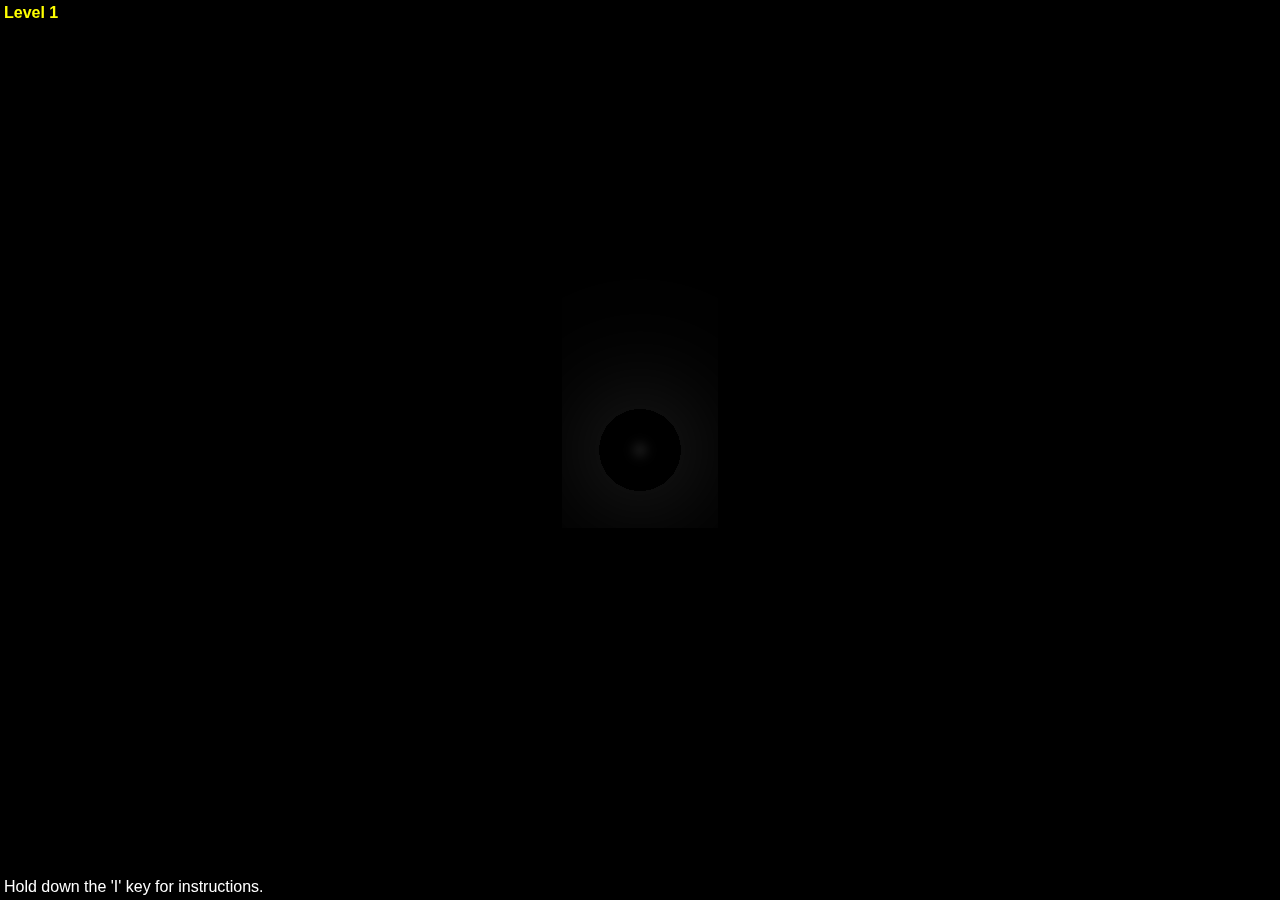
<file: games/Astray/index.html>
<html>

    <head>
    
        <script src='Box2dWeb.min.js'></script>
        <script src="Three.js"></script>
        <script src="keyboard.js"></script>
        <script src="jquery.js"></script>
        <script src="maze.js"></script>

        <script>

            var camera         = undefined, 
                scene          = undefined, 
                renderer       = undefined, 
                light          = undefined,
                mouseX         = undefined, 
                mouseY         = undefined,
                maze           = undefined, 
                mazeMesh       = undefined,
                mazeDimension  = 11,
                planeMesh      = undefined,
                ballMesh       = undefined,
                ballRadius     = 0.25,
                keyAxis        = [0, 0],
                ironTexture    = THREE.ImageUtils.loadTexture('https://splatbot.000webhostapp.com/assets/ball.png'),
                planeTexture   = THREE.ImageUtils.loadTexture('https://splatbot.000webhostapp.com/assets/concrete.png'),
                brickTexture   = THREE.ImageUtils.loadTexture('https://splatbot.000webhostapp.com/assets/brick.png'),
                gameState      = undefined,

            // Box2D shortcuts
                b2World        = Box2D.Dynamics.b2World,
                b2FixtureDef   = Box2D.Dynamics.b2FixtureDef,
                b2BodyDef      = Box2D.Dynamics.b2BodyDef,
                b2Body		   = Box2D.Dynamics.b2Body,
                b2CircleShape  = Box2D.Collision.Shapes.b2CircleShape,
                b2PolygonShape = Box2D.Collision.Shapes.b2PolygonShape,
                b2Settings     = Box2D.Common.b2Settings,
                b2Vec2         = Box2D.Common.Math.b2Vec2,

            // Box2D world variables 
                wWorld         = undefined,
                wBall          = undefined;

            
            function createPhysicsWorld() {
                // Create the world object.
                wWorld = new b2World(new b2Vec2(0, 0), true);

                // Create the ball.
                var bodyDef = new b2BodyDef();
                bodyDef.type = b2Body.b2_dynamicBody;
                bodyDef.position.Set(1, 1);
                wBall = wWorld.CreateBody(bodyDef);
                var fixDef = new b2FixtureDef();
                fixDef.density = 1.0;
                fixDef.friction = 0.0;
                fixDef.restitution = 0.25;
                fixDef.shape = new b2CircleShape(ballRadius);
                wBall.CreateFixture(fixDef);

                // Create the maze.
                bodyDef.type = b2Body.b2_staticBody;
                fixDef.shape = new b2PolygonShape();
                fixDef.shape.SetAsBox(0.5, 0.5);
                for (var i = 0; i < maze.dimension; i++) {
                    for (var j = 0; j < maze.dimension; j++) {
                        if (maze[i][j]) {
                            bodyDef.position.x = i;
                            bodyDef.position.y = j;
                            wWorld.CreateBody(bodyDef).CreateFixture(fixDef);
                        }
                    }
                }
            }
            
            
            function generate_maze_mesh(field) {
                var dummy = new THREE.Geometry();
                for (var i = 0; i < field.dimension; i++) {
                    for (var j = 0; j < field.dimension; j++) {
                        if (field[i][j]) {
                            var geometry = new THREE.CubeGeometry(1,1,1,1,1,1);
                            var mesh_ij = new THREE.Mesh(geometry);
                            mesh_ij.position.x = i;
                            mesh_ij.position.y = j;
                            mesh_ij.position.z = 0.5;
                            THREE.GeometryUtils.merge(dummy, mesh_ij);
                        }
                    }
                }
                var material = new THREE.MeshPhongMaterial({map: brickTexture});
                var mesh = new THREE.Mesh(dummy, material)
                return mesh;
            }


            function createRenderWorld() {

                // Create the scene object.
                scene = new THREE.Scene();

                // Add the light.
                light= new THREE.PointLight(0xffffff, 1);
                light.position.set(1, 1, 1.3);
                scene.add(light);
                
                // Add the ball.
                g = new THREE.SphereGeometry(ballRadius, 32, 16);
                m = new THREE.MeshPhongMaterial({map:ironTexture});
                ballMesh = new THREE.Mesh(g, m);
                ballMesh.position.set(1, 1, ballRadius);
                scene.add(ballMesh);

                // Add the camera.
                var aspect = window.innerWidth/window.innerHeight;
                camera = new THREE.PerspectiveCamera(60, aspect, 1, 1000);
                camera.position.set(1, 1, 5);
                scene.add(camera);

                // Add the maze.
                mazeMesh = generate_maze_mesh(maze);
                scene.add(mazeMesh);

                // Add the ground.
                g = new THREE.PlaneGeometry(mazeDimension*10, mazeDimension*10, mazeDimension, mazeDimension);
                planeTexture.wrapS = planeTexture.wrapT = THREE.RepeatWrapping;
                planeTexture.repeat.set(mazeDimension*5, mazeDimension*5);
                m = new THREE.MeshPhongMaterial({map:planeTexture});
                planeMesh = new THREE.Mesh(g, m);
                planeMesh.position.set((mazeDimension-1)/2, (mazeDimension-1)/2, 0);
                planeMesh.rotation.set(Math.PI/2, 0, 0);
                scene.add(planeMesh);                

            }


            function updatePhysicsWorld() {

                // Apply "friction". 
                var lv = wBall.GetLinearVelocity();
                lv.Multiply(0.95);
                wBall.SetLinearVelocity(lv);
                
                // Apply user-directed force.
                var f = new b2Vec2(keyAxis[0]*wBall.GetMass()*0.25, keyAxis[1]*wBall.GetMass()*0.25);
                wBall.ApplyImpulse(f, wBall.GetPosition());          
                keyAxis = [0,0];

                // Take a time step.
                wWorld.Step(1/60, 8, 3);
            }
            

            function updateRenderWorld() {

                // Update ball position.
                var stepX = wBall.GetPosition().x - ballMesh.position.x;
                var stepY = wBall.GetPosition().y - ballMesh.position.y;
                ballMesh.position.x += stepX;
                ballMesh.position.y += stepY;

                // Update ball rotation.
                var tempMat = new THREE.Matrix4();
                tempMat.makeRotationAxis(new THREE.Vector3(0,1,0), stepX/ballRadius);
                tempMat.multiplySelf(ballMesh.matrix);
                ballMesh.matrix = tempMat;
                tempMat = new THREE.Matrix4();
                tempMat.makeRotationAxis(new THREE.Vector3(1,0,0), -stepY/ballRadius);
                tempMat.multiplySelf(ballMesh.matrix);
                ballMesh.matrix = tempMat;
                ballMesh.rotation.getRotationFromMatrix(ballMesh.matrix);
                
                // Update camera and light positions.
                camera.position.x += (ballMesh.position.x - camera.position.x) * 0.1;
                camera.position.y += (ballMesh.position.y - camera.position.y) * 0.1;
                camera.position.z += (5 - camera.position.z) * 0.1;
                light.position.x = camera.position.x;
                light.position.y = camera.position.y;
                light.position.z = camera.position.z - 3.7;
            }


            function gameLoop() {
            
                switch(gameState) {
                
                    case 'initialize':
                        maze = generateSquareMaze(mazeDimension);
                        maze[mazeDimension-1][mazeDimension-2] = false;
                        createPhysicsWorld();
                        createRenderWorld();
                        camera.position.set(1, 1, 5);
                        light.position.set(1, 1, 1.3);
                        light.intensity = 0;
                        var level = Math.floor((mazeDimension-1)/2 - 4);
                        $('#level').html('Level ' + level);
                        gameState = 'fade in';
                        break;
                        
                    case 'fade in':
                        light.intensity += 0.1 * (1.0 - light.intensity);
                        renderer.render(scene, camera);
                        if (Math.abs(light.intensity - 1.0) < 0.05) {
                            light.intensity = 1.0;
                            gameState = 'play'
                        }
                        break;

                    case 'play':
                        updatePhysicsWorld();
                        updateRenderWorld();
                        renderer.render(scene, camera);

                        // Check for victory.
                        var mazeX = Math.floor(ballMesh.position.x + 0.5);
                        var mazeY = Math.floor(ballMesh.position.y + 0.5);
                        if (mazeX == mazeDimension && mazeY == mazeDimension - 2) { 
                            mazeDimension += 2;
                            gameState = 'fade out';
                        }
                        break;
                
                    case 'fade out':
                        updatePhysicsWorld();
                        updateRenderWorld();
                        light.intensity += 0.1 * (0.0 - light.intensity);
                        renderer.render(scene, camera);
                        if (Math.abs(light.intensity - 0.0) < 0.1) {
                            light.intensity = 0.0;
                            renderer.render(scene, camera);
                            gameState = 'initialize'
                        }
                        break;
                        
                }
            
                requestAnimationFrame(gameLoop);

            }


            function onResize() {
                renderer.setSize(window.innerWidth, window.innerHeight);
                camera.aspect = window.innerWidth/window.innerHeight;
                camera.updateProjectionMatrix();
            }
            

            function onMoveKey(axis) {
                keyAxis = axis.slice(0);
            }

            
            jQuery.fn.centerv = function () {
                wh = window.innerHeight;
                h = this.outerHeight();
                this.css("position", "absolute");
                this.css("top", Math.max(0, (wh - h)/2) + "px");
                return this;
            }            

            
            jQuery.fn.centerh = function () {
                ww = window.innerWidth;
                w = this.outerWidth();
                this.css("position", "absolute");
                this.css("left", Math.max(0, (ww - w)/2) + "px");
                return this;
            }            

            
            jQuery.fn.center = function () {
                this.centerv();
                this.centerh();
                return this;
            }            

            
            $(document).ready(function() {

                // Prepare the instructions.
                $('#instructions').center();
                $('#instructions').hide();
                KeyboardJS.bind.key('i', function(){$('#instructions').show()}, 
                                         function(){$('#instructions').hide()});
    
                // Create the renderer.
                renderer = new THREE.WebGLRenderer();
                renderer.setSize(window.innerWidth, window.innerHeight);
                document.body.appendChild(renderer.domElement);

                // Bind keyboard and resize events.
                KeyboardJS.bind.axis('left', 'right', 'down', 'up', onMoveKey);
                KeyboardJS.bind.axis('a', 'd', 's', 'w', onMoveKey);
                $(window).resize(onResize);
                

                // Set the initial game state.
                gameState = 'initialize';
                
                // Start the game loop.
                requestAnimationFrame(gameLoop);

            })
            
            

        </script>
    
        <style>
        
            body {
                background: black;
                margin: 0;
                padding: 0;
                font-family: 'Helvetica';
            }
            
            #instructions {
                background-color: rgba(0,0,0,0.75);
                color: white;
                text-align: center;
                padding: 32px;
                margin: 0px;
                display: inline;
                border: 2px solid white;
            }

            #help {
                position: absolute;
                left: 0px;
                bottom: 0px;
                padding: 4px;
                color: white;   
            }

            #level {
                position: absolute;
                left: 0px;
                top: 0px;
                padding: 4px;
                color: yellow;   
                font-weight: bold;
            }

        </style>
        
    </head>
    
    <body>
    
    <div id='instructions'>
        How to play Astray:
        <br><br>
        Use the W,A,S and D keys to move the ball and find the exit to the maze.
        <br><br>
    </div>
    
    <div id='help'>
        Hold down the 'I' key for instructions.
    </div>

    <div id='level'>
        Level 1
    </div>
    
    </body>

</html>
</file>
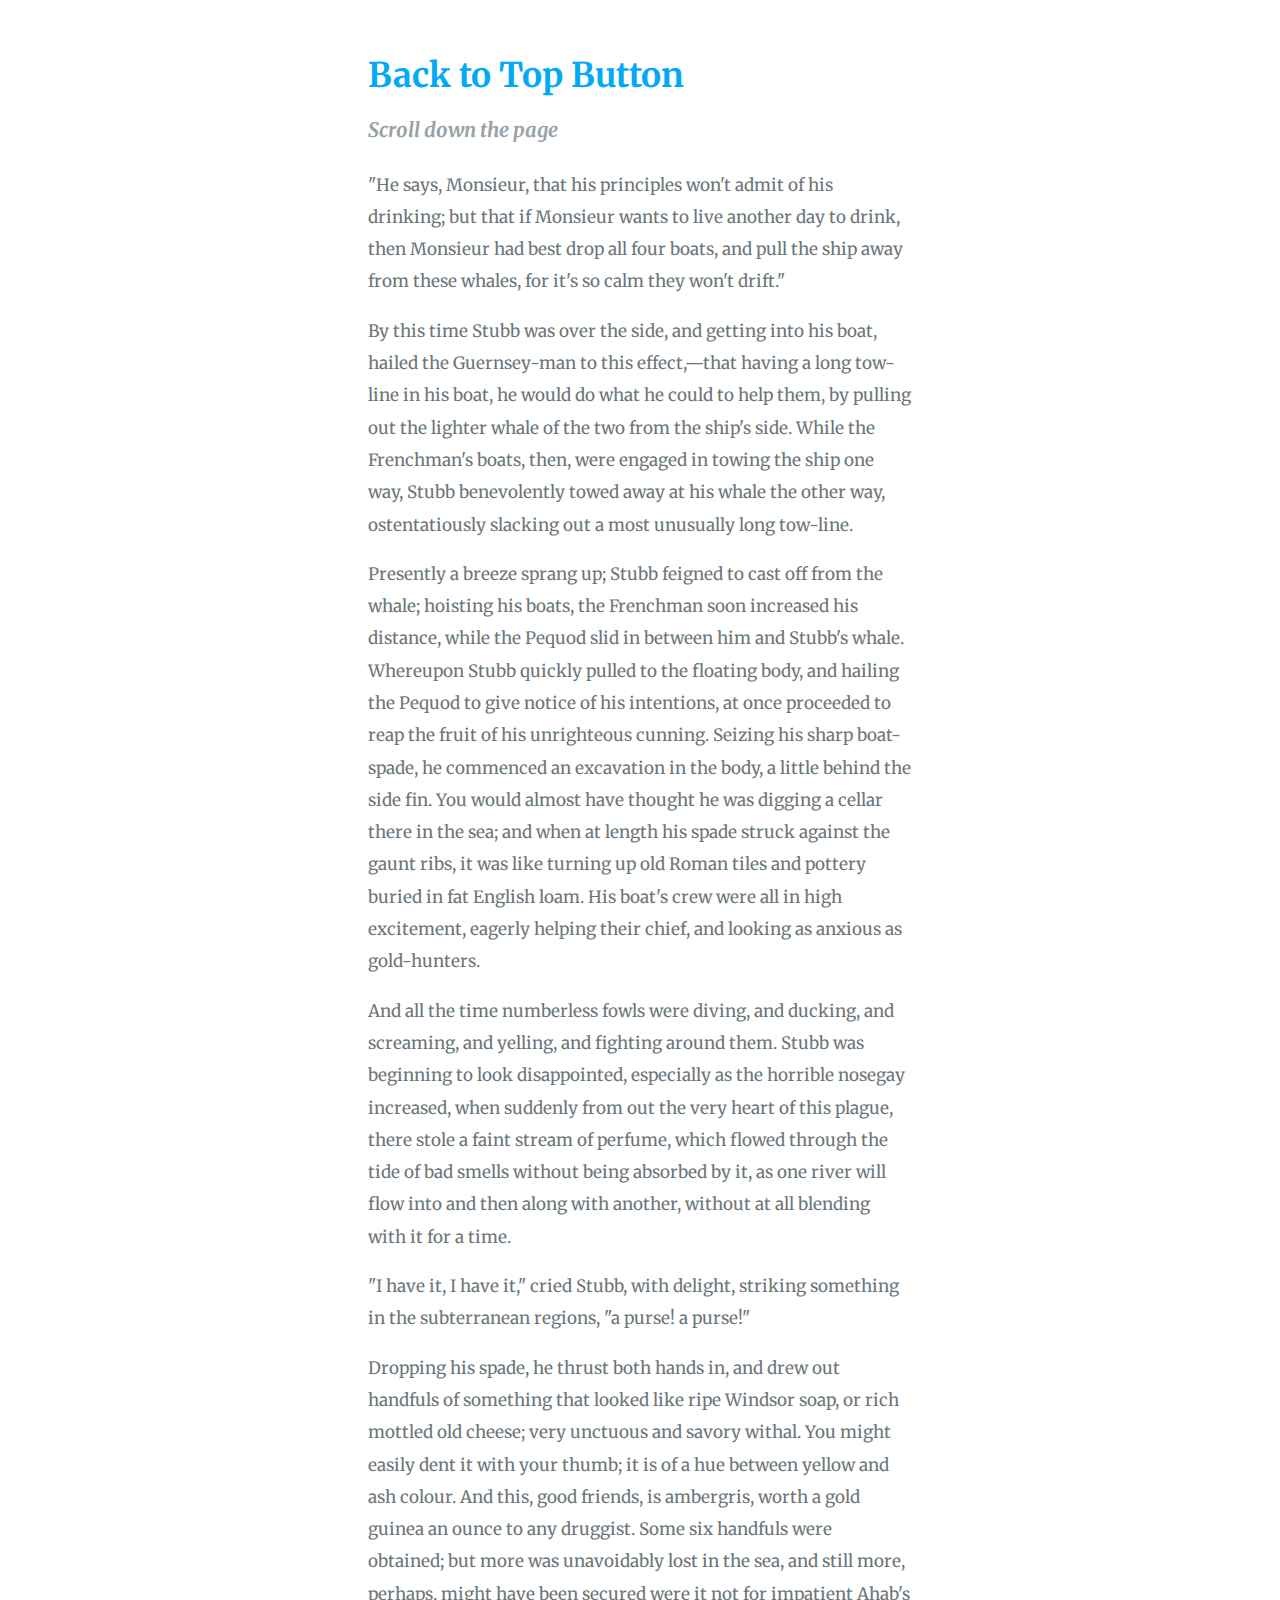
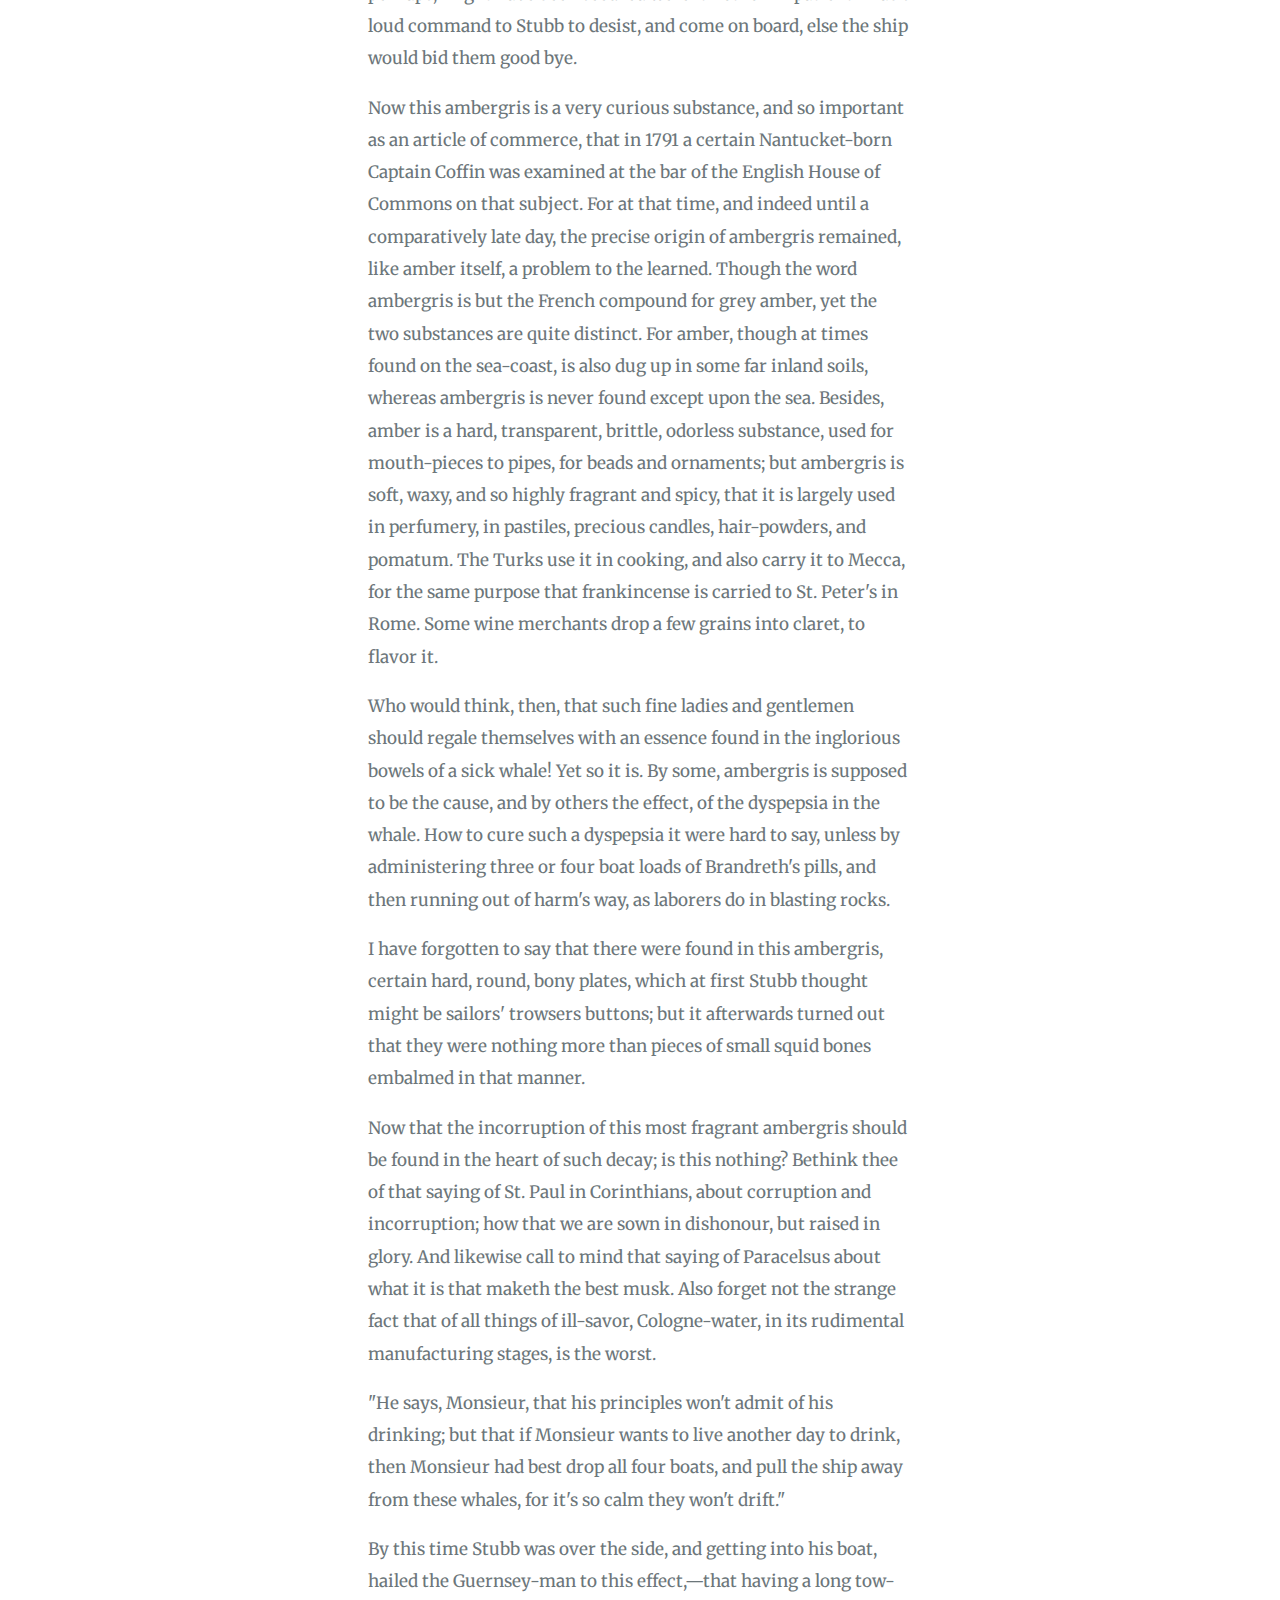
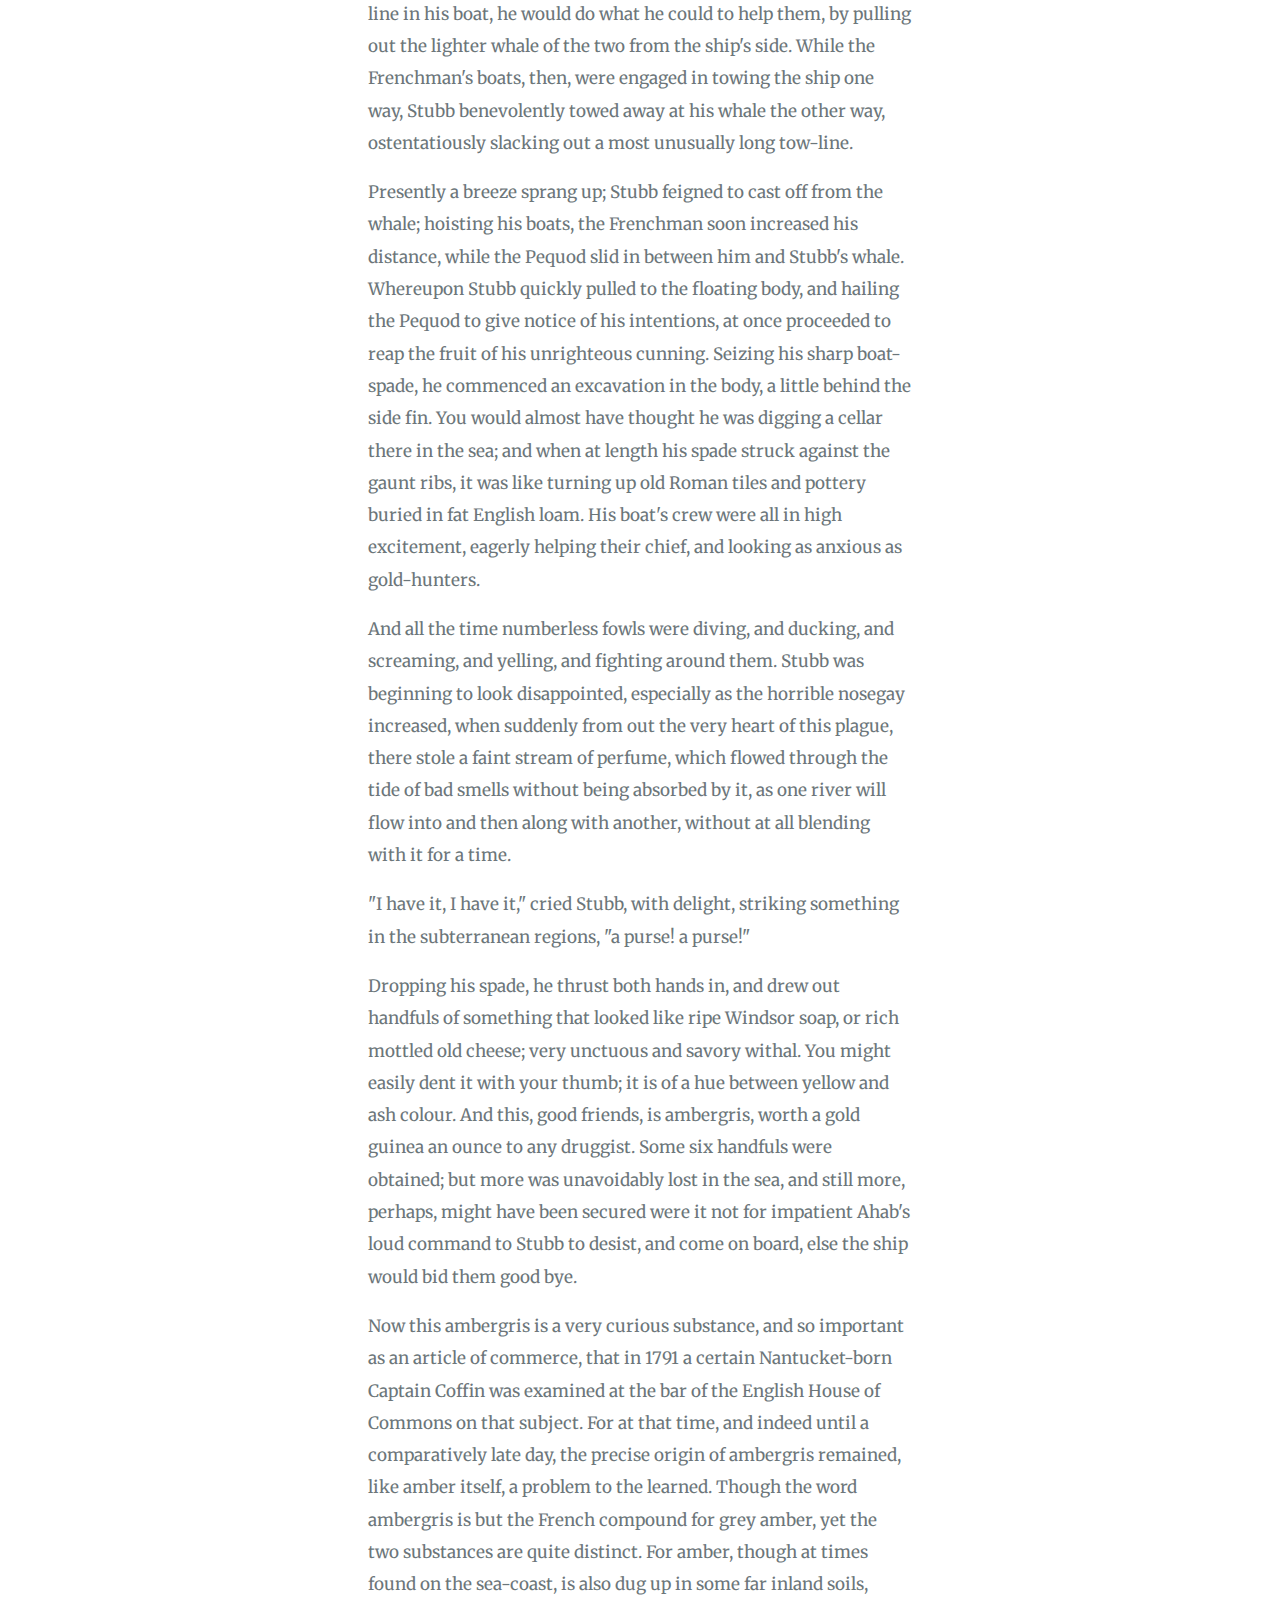
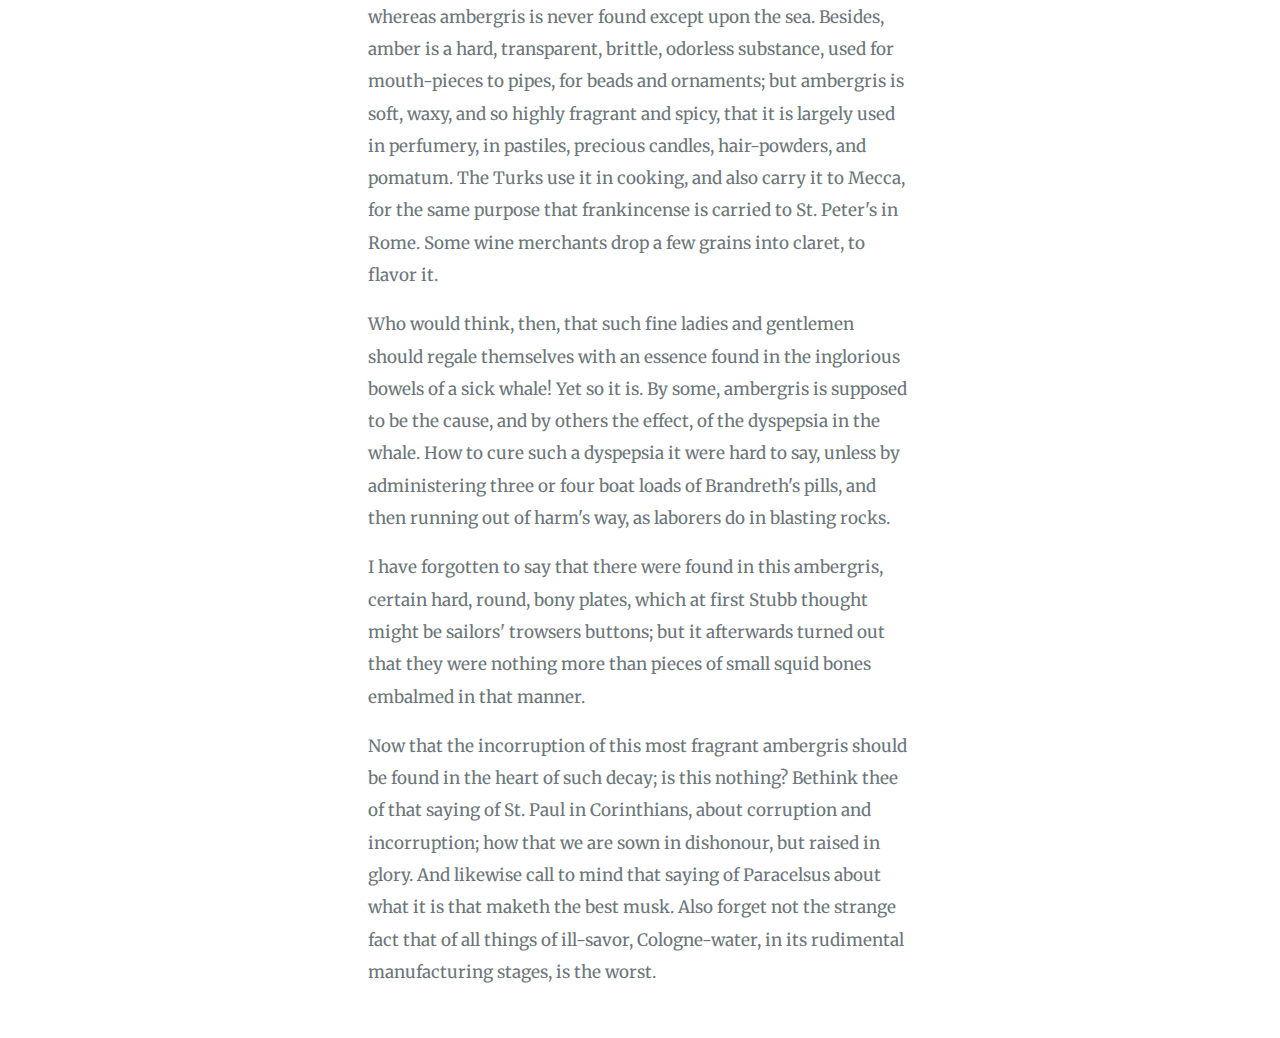
<file: scroll.html>
<!DOCTYPE html>
<html lang="en" >
<head>
  <meta charset="UTF-8">
  <title>CodePen - Back to Top Button</title>
  <link rel="stylesheet" href="./style.css">

</head>
<body>
<!-- partial:index.partial.html -->
<link rel="stylesheet" href="https://maxcdn.bootstrapcdn.com/font-awesome/4.5.0/css/font-awesome.min.css">
<link href="https://fonts.googleapis.com/css?family=Merriweather:400,900,900i" rel="stylesheet">

<!-- Back to top button -->
<a id="button"></a>


<!-- Some content to fill up the page -->
<div class="content">
  <h1>Back to Top Button</h1>
  <h3>Scroll down the page</h3>
<p>"He says, Monsieur, that his principles won't admit of his drinking; but that if Monsieur wants to live another day to drink, then Monsieur had best drop all four boats, and pull the ship away from these whales, for it's so calm they won't drift."</p>

<p>By this time Stubb was over the side, and getting into his boat, hailed the Guernsey-man to this effect,&mdash;that having a long tow-line in his boat, he would do what he could to help them, by pulling out the lighter whale of the two from the ship's side. While the Frenchman's boats, then, were engaged in towing the ship one way, Stubb benevolently towed away at his whale the other way, ostentatiously slacking out a most unusually long tow-line.</p>

<p>Presently a breeze sprang up; Stubb feigned to cast off from the whale; hoisting his boats, the Frenchman soon increased his distance, while the Pequod slid in between him and Stubb's whale. Whereupon Stubb quickly pulled to the floating body, and hailing the Pequod to give notice of his intentions, at once proceeded to reap the fruit of his unrighteous cunning. Seizing his sharp boat-spade, he commenced an excavation in the body, a little behind the side fin. You would almost have thought he was digging a cellar there in the sea; and when at length his spade struck against the gaunt ribs, it was like turning up old Roman tiles and pottery buried in fat English loam. His boat's crew were all in high excitement, eagerly helping their chief, and looking as anxious as gold-hunters.</p>

<p>And all the time numberless fowls were diving, and ducking, and screaming, and yelling, and fighting around them. Stubb was beginning to look disappointed, especially as the horrible nosegay increased, when suddenly from out the very heart of this plague, there stole a faint stream of perfume, which flowed through the tide of bad smells without being absorbed by it, as one river will flow into and then along with another, without at all blending with it for a time.</p>

<p>"I have it, I have it," cried Stubb, with delight, striking something in the subterranean regions, "a purse! a purse!"</p>

<p>Dropping his spade, he thrust both hands in, and drew out handfuls of something that looked like ripe Windsor soap, or rich mottled old cheese; very unctuous and savory withal. You might easily dent it with your thumb; it is of a hue between yellow and ash colour. And this, good friends, is ambergris, worth a gold guinea an ounce to any druggist. Some six handfuls were obtained; but more was unavoidably lost in the sea, and still more, perhaps, might have been secured were it not for impatient Ahab's loud command to Stubb to desist, and come on board, else the ship would bid them good bye.</p>

<p>Now this ambergris is a very curious substance, and so important as an article of commerce, that in 1791 a certain Nantucket-born Captain Coffin was examined at the bar of the English House of Commons on that subject. For at that time, and indeed until a comparatively late day, the precise origin of ambergris remained, like amber itself, a problem to the learned. Though the word ambergris is but the French compound for grey amber, yet the two substances are quite distinct. For amber, though at times found on the sea-coast, is also dug up in some far inland soils, whereas ambergris is never found except upon the sea. Besides, amber is a hard, transparent, brittle, odorless substance, used for mouth-pieces to pipes, for beads and ornaments; but ambergris is soft, waxy, and so highly fragrant and spicy, that it is largely used in perfumery, in pastiles, precious candles, hair-powders, and pomatum. The Turks use it in cooking, and also carry it to Mecca, for the same purpose that frankincense is carried to St. Peter's in Rome. Some wine merchants drop a few grains into claret, to flavor it.</p>

<p>Who would think, then, that such fine ladies and gentlemen should regale themselves with an essence found in the inglorious bowels of a sick whale! Yet so it is. By some, ambergris is supposed to be the cause, and by others the effect, of the dyspepsia in the whale. How to cure such a dyspepsia it were hard to say, unless by administering three or four boat loads of Brandreth's pills, and then running out of harm's way, as laborers do in blasting rocks.</p>

<p>I have forgotten to say that there were found in this ambergris, certain hard, round, bony plates, which at first Stubb thought might be sailors' trowsers buttons; but it afterwards turned out that they were nothing more than pieces of small squid bones embalmed in that manner.</p>

<p>Now that the incorruption of this most fragrant ambergris should be found in the heart of such decay; is this nothing? Bethink thee of that saying of St. Paul in Corinthians, about corruption and incorruption; how that we are sown in dishonour, but raised in glory. And likewise call to mind that saying of Paracelsus about what it is that maketh the best musk. Also forget not the strange fact that of all things of ill-savor, Cologne-water, in its rudimental manufacturing stages, is the worst.</p>
  <p>"He says, Monsieur, that his principles won't admit of his drinking; but that if Monsieur wants to live another day to drink, then Monsieur had best drop all four boats, and pull the ship away from these whales, for it's so calm they won't drift."</p>

<p>By this time Stubb was over the side, and getting into his boat, hailed the Guernsey-man to this effect,&mdash;that having a long tow-line in his boat, he would do what he could to help them, by pulling out the lighter whale of the two from the ship's side. While the Frenchman's boats, then, were engaged in towing the ship one way, Stubb benevolently towed away at his whale the other way, ostentatiously slacking out a most unusually long tow-line.</p>

<p>Presently a breeze sprang up; Stubb feigned to cast off from the whale; hoisting his boats, the Frenchman soon increased his distance, while the Pequod slid in between him and Stubb's whale. Whereupon Stubb quickly pulled to the floating body, and hailing the Pequod to give notice of his intentions, at once proceeded to reap the fruit of his unrighteous cunning. Seizing his sharp boat-spade, he commenced an excavation in the body, a little behind the side fin. You would almost have thought he was digging a cellar there in the sea; and when at length his spade struck against the gaunt ribs, it was like turning up old Roman tiles and pottery buried in fat English loam. His boat's crew were all in high excitement, eagerly helping their chief, and looking as anxious as gold-hunters.</p>

<p>And all the time numberless fowls were diving, and ducking, and screaming, and yelling, and fighting around them. Stubb was beginning to look disappointed, especially as the horrible nosegay increased, when suddenly from out the very heart of this plague, there stole a faint stream of perfume, which flowed through the tide of bad smells without being absorbed by it, as one river will flow into and then along with another, without at all blending with it for a time.</p>

<p>"I have it, I have it," cried Stubb, with delight, striking something in the subterranean regions, "a purse! a purse!"</p>

<p>Dropping his spade, he thrust both hands in, and drew out handfuls of something that looked like ripe Windsor soap, or rich mottled old cheese; very unctuous and savory withal. You might easily dent it with your thumb; it is of a hue between yellow and ash colour. And this, good friends, is ambergris, worth a gold guinea an ounce to any druggist. Some six handfuls were obtained; but more was unavoidably lost in the sea, and still more, perhaps, might have been secured were it not for impatient Ahab's loud command to Stubb to desist, and come on board, else the ship would bid them good bye.</p>

<p>Now this ambergris is a very curious substance, and so important as an article of commerce, that in 1791 a certain Nantucket-born Captain Coffin was examined at the bar of the English House of Commons on that subject. For at that time, and indeed until a comparatively late day, the precise origin of ambergris remained, like amber itself, a problem to the learned. Though the word ambergris is but the French compound for grey amber, yet the two substances are quite distinct. For amber, though at times found on the sea-coast, is also dug up in some far inland soils, whereas ambergris is never found except upon the sea. Besides, amber is a hard, transparent, brittle, odorless substance, used for mouth-pieces to pipes, for beads and ornaments; but ambergris is soft, waxy, and so highly fragrant and spicy, that it is largely used in perfumery, in pastiles, precious candles, hair-powders, and pomatum. The Turks use it in cooking, and also carry it to Mecca, for the same purpose that frankincense is carried to St. Peter's in Rome. Some wine merchants drop a few grains into claret, to flavor it.</p>

<p>Who would think, then, that such fine ladies and gentlemen should regale themselves with an essence found in the inglorious bowels of a sick whale! Yet so it is. By some, ambergris is supposed to be the cause, and by others the effect, of the dyspepsia in the whale. How to cure such a dyspepsia it were hard to say, unless by administering three or four boat loads of Brandreth's pills, and then running out of harm's way, as laborers do in blasting rocks.</p>

<p>I have forgotten to say that there were found in this ambergris, certain hard, round, bony plates, which at first Stubb thought might be sailors' trowsers buttons; but it afterwards turned out that they were nothing more than pieces of small squid bones embalmed in that manner.</p>

<p>Now that the incorruption of this most fragrant ambergris should be found in the heart of such decay; is this nothing? Bethink thee of that saying of St. Paul in Corinthians, about corruption and incorruption; how that we are sown in dishonour, but raised in glory. And likewise call to mind that saying of Paracelsus about what it is that maketh the best musk. Also forget not the strange fact that of all things of ill-savor, Cologne-water, in its rudimental manufacturing stages, is the worst.</p>
  
</div>
<!-- partial -->
  <script src='https://cdnjs.cloudflare.com/ajax/libs/jquery/3.1.1/jquery.min.js'></script><script  src="./script.js"></script>

</body>
</html>
</file>
<file: style.css>
#button {
  display: inline-block;
  background-color: #FF9800;
  width: 50px;
  height: 50px;
  text-align: center;
  border-radius: 4px;
  position: fixed;
  bottom: 30px;
  right: 30px;
  transition: background-color .3s, 
    opacity .5s, visibility .5s;
  opacity: 0;
  visibility: hidden;
  z-index: 1000;
}
#button::after {
  content: "\f077";
  font-family: FontAwesome;
  font-weight: normal;
  font-style: normal;
  font-size: 2em;
  line-height: 50px;
  color: #fff;
}
#button:hover {
  cursor: pointer;
  background-color: #333;
}
#button:active {
  background-color: #555;
}
#button.show {
  opacity: 1;
  visibility: visible;
}

/* Styles for the content section */

.content {
  width: 77%;
  margin: 50px auto;
  font-family: 'Merriweather', serif;
  font-size: 17px;
  color: #6c767a;
  line-height: 1.9;
}
@media (min-width: 500px) {
  .content {
    width: 43%;
  }
  #button {
    margin: 30px;
  }
}
.content h1 {
  margin-bottom: -10px;
  color: #03a9f4;
  line-height: 1.5;
}
.content h3 {
  font-style: italic;
  color: #96a2a7;
}
</file>
